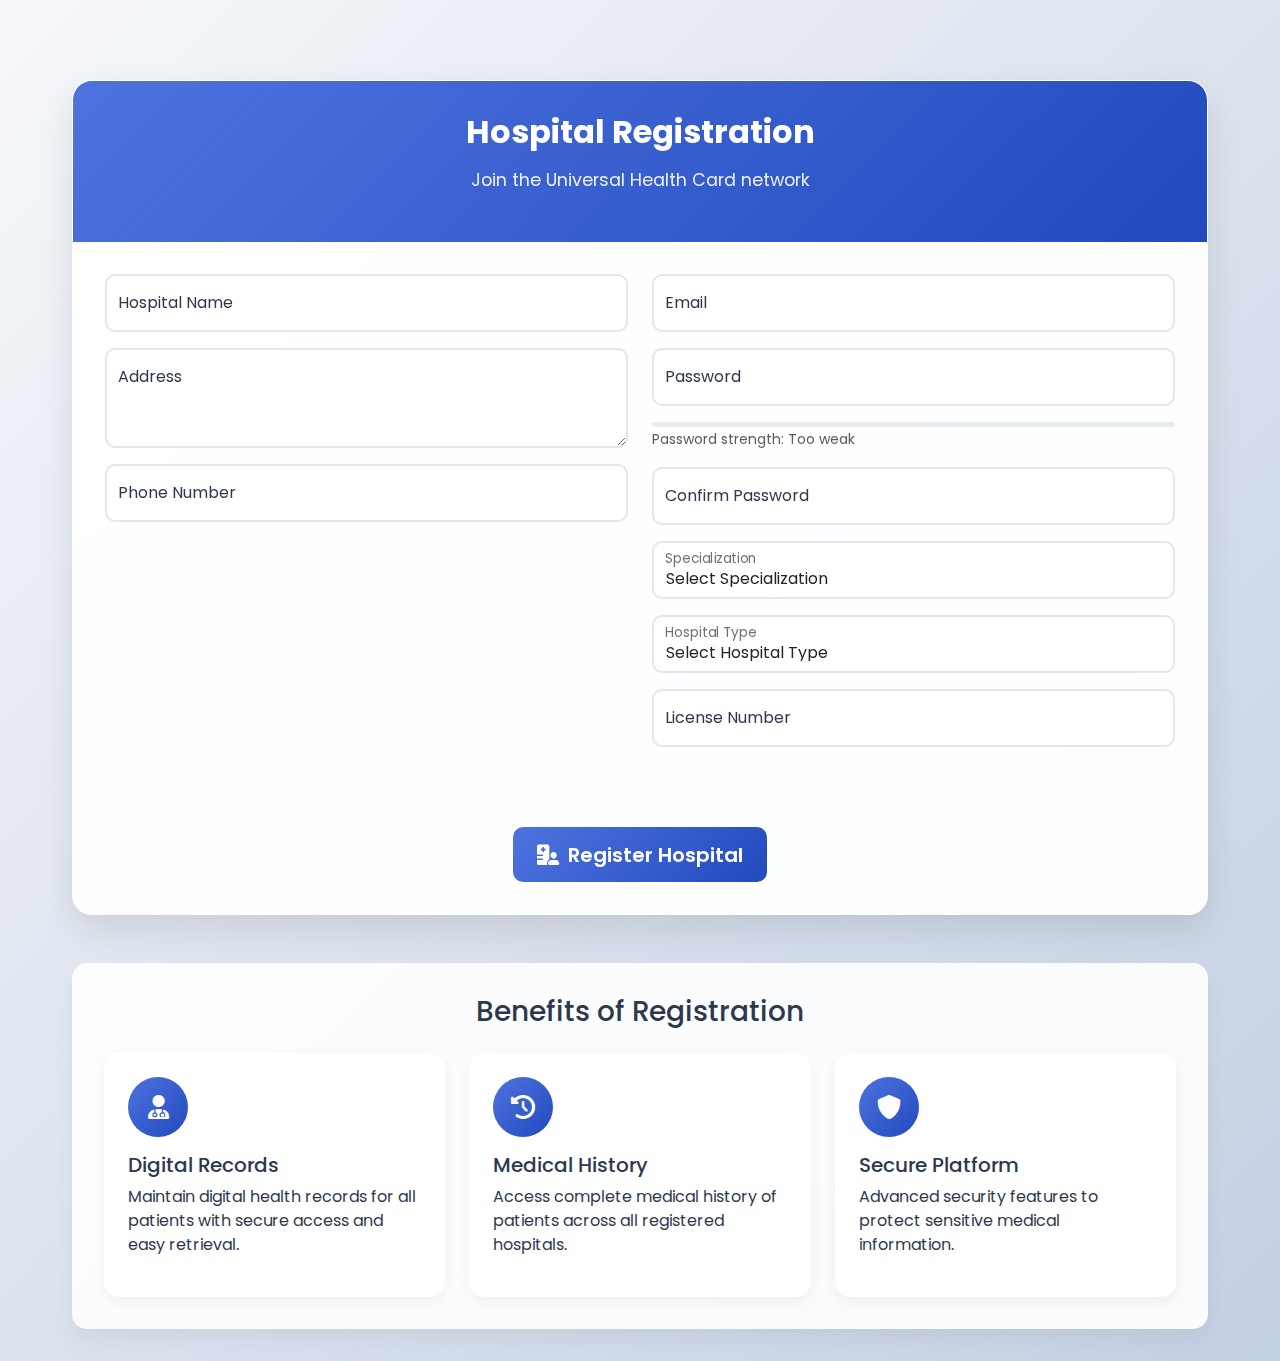
<file: templates/hospital_register.html>
<!DOCTYPE html>
<html lang="en">
<head>
    <meta charset="UTF-8">
    <meta name="viewport" content="width=device-width, initial-scale=1.0">
    <title>Hospital Registration - Universal Health Card</title>
    <link rel="stylesheet" href="https://cdn.jsdelivr.net/npm/bootstrap@5.3.0/dist/css/bootstrap.min.css">
    <link rel="stylesheet" href="https://cdnjs.cloudflare.com/ajax/libs/font-awesome/6.0.0/css/all.min.css">
    <link href="https://fonts.googleapis.com/css2?family=Poppins:wght@300;400;500;600;700&display=swap" rel="stylesheet">
    <style>
        :root {
            --primary-color: #4e73df;
            --secondary-color: #224abe;
            --accent-color: #1cc88a;
            --background-color: #f8f9fc;
            --text-color: #2e384d;
        }

        body {
            background: linear-gradient(135deg, #f5f7fa 0%, #c3cfe2 100%);
            font-family: 'Poppins', sans-serif;
            color: var(--text-color);
            min-height: 100vh;
        }

        .container {
            max-width: 1200px;
            padding: 2rem;
        }

        .registration-card {
            background: rgba(255, 255, 255, 0.95);
            border-radius: 20px;
            box-shadow: 0 15px 35px rgba(0, 0, 0, 0.1);
            backdrop-filter: blur(10px);
            border: 1px solid rgba(255, 255, 255, 0.2);
            overflow: hidden;
            transition: transform 0.3s ease;
        }

        .card-header {
            background: linear-gradient(135deg, var(--primary-color), var(--secondary-color));
            color: white;
            padding: 2rem;
            text-align: center;
            position: relative;
            overflow: hidden;
        }

        .card-header::before {
            content: '';
            position: absolute;
            width: 200%;
            height: 200%;
            background: linear-gradient(45deg, transparent 45%, rgba(255, 255, 255, 0.1) 50%, transparent 55%);
            animation: shine 3s infinite;
        }

        @keyframes shine {
            0% { transform: translateX(-100%) translateY(-100%); }
            100% { transform: translateX(100%) translateY(100%); }
        }

        .header-title {
            font-size: 2rem;
            font-weight: 700;
            margin-bottom: 1rem;
            position: relative;
            z-index: 1;
        }

        .header-subtitle {
            font-size: 1.1rem;
            opacity: 0.9;
            position: relative;
            z-index: 1;
        }

        .form-section {
            padding: 2rem;
        }

        .form-floating {
            margin-bottom: 1.5rem;
        }

        .form-control {
            border-radius: 10px;
            border: 2px solid #e3e6f0;
            padding: 1rem;
            transition: all 0.3s ease;
        }

        .form-control:focus {
            border-color: var(--primary-color);
            box-shadow: 0 0 0 0.2rem rgba(78, 115, 223, 0.25);
        }

        .btn {
            padding: 0.8rem 1.5rem;
            border-radius: 10px;
            font-weight: 600;
            transition: all 0.3s ease;
        }

        .btn-primary {
            background: linear-gradient(135deg, var(--primary-color), var(--secondary-color));
            border: none;
        }

        .features-section {
            margin-top: 3rem;
            padding: 2rem;
            background: rgba(255, 255, 255, 0.9);
            border-radius: 15px;
            box-shadow: 0 10px 20px rgba(0, 0, 0, 0.05);
        }

        .feature-card {
            padding: 1.5rem;
            border-radius: 15px;
            background: white;
            box-shadow: 0 5px 15px rgba(0, 0, 0, 0.05);
            transition: all 0.3s ease;
            height: 100%;
            cursor: pointer;
        }

        .feature-card:hover {
            transform: translateY(-5px);
            box-shadow: 0 10px 25px rgba(0, 0, 0, 0.1);
        }

        .feature-icon {
            width: 60px;
            height: 60px;
            background: linear-gradient(135deg, var(--primary-color), var(--secondary-color));
            border-radius: 50%;
            display: flex;
            align-items: center;
            justify-content: center;
            color: white;
            font-size: 1.5rem;
            margin-bottom: 1rem;
        }

        .loading-overlay {
            position: fixed;
            top: 0;
            left: 0;
            right: 0;
            bottom: 0;
            background: rgba(255, 255, 255, 0.9);
            display: none;
            justify-content: center;
            align-items: center;
            z-index: 9999;
        }

        .loading-spinner {
            width: 50px;
            height: 50px;
            border: 5px solid #f3f3f3;
            border-top: 5px solid var(--primary-color);
            border-radius: 50%;
            animation: spin 1s linear infinite;
        }

        @keyframes spin {
            0% { transform: rotate(0deg); }
            100% { transform: rotate(360deg); }
        }

        .step-number {
            width: 30px;
            height: 30px;
            background: var(--primary-color);
            color: white;
            border-radius: 50%;
            display: flex;
            align-items: center;
            justify-content: center;
            margin: 0 auto 1rem;
            font-weight: 600;
        }

        .password-strength {
            height: 5px;
            background-color: #e9ecef;
            border-radius: 3px;
            margin-top: 5px;
        }

        .strength-bar {
            height: 100%;
            width: 0;
            border-radius: 3px;
            transition: width 0.3s ease, background-color 0.3s ease;
        }

        .strength-weak { background-color: #dc3545; width: 25%; }
        .strength-fair { background-color: #ffc107; width: 50%; }
        .strength-good { background-color: #28a745; width: 75%; }
        .strength-strong { background-color: #198754; width: 100%; }
    </style>
    <script>
        function checkPasswordStrength() {
            const password = document.getElementById('password').value;
            const strengthBar = document.querySelector('.strength-bar');
            const strengthText = document.getElementById('password-strength-text');
            
            // Remove previous strength classes
            strengthBar.className = 'strength-bar';
            
            if (password.length === 0) {
                strengthText.textContent = 'Password strength: Too weak';
                return;
            }
            
            let strength = 0;
            
            // Check password length
            if (password.length >= 8) strength += 1;
            if (password.length >= 12) strength += 1;
            
            // Check for mixed case
            if (password.match(/[a-z]/) && password.match(/[A-Z]/)) strength += 1;
            
            // Check for numbers
            if (password.match(/\d/)) strength += 1;
            
            // Check for special characters
            if (password.match(/[^a-zA-Z\d]/)) strength += 1;
            
            switch (strength) {
                case 0:
                    strengthBar.classList.add('strength-weak');
                    strengthText.textContent = 'Password strength: Too weak';
                    break;
                case 2:
                    strengthBar.classList.add('strength-fair');
                    strengthText.textContent = 'Password strength: Fair';
                    break;
                case 3:
                    strengthBar.classList.add('strength-good');
                    strengthText.textContent = 'Password strength: Good';
                    break;
                case 4:
                case 5:
                    strengthBar.classList.add('strength-strong');
                    strengthText.textContent = 'Password strength: Strong';
                    break;
                default:
                    strengthBar.classList.add('strength-weak');
                    strengthText.textContent = 'Password strength: Weak';
            }
        }

        function checkPasswordMatch() {
            const password = document.getElementById('password').value;
            const confirmPassword = document.getElementById('confirm_password').value;
            const matchText = document.getElementById('password-match');
            
            if (confirmPassword.length > 0) {
                matchText.style.display = 'block';
                if (password === confirmPassword) {
                    matchText.textContent = 'Passwords match';
                    matchText.className = 'text-success';
                } else {
                    matchText.textContent = 'Passwords do not match';
                    matchText.className = 'text-danger';
                }
            } else {
                matchText.style.display = 'none';
            }
        }

        // Add form validation for password match
        document.getElementById('hospital-form').addEventListener('submit', function(e) {
            const password = document.getElementById('password').value;
            const confirmPassword = document.getElementById('confirm_password').value;
            
            if (password !== confirmPassword) {
                e.preventDefault();
                alert('Passwords do not match!');
            }
        });
    </script>
</head>
<body>
    <div class="loading-overlay">
        <div class="loading-spinner"></div>
    </div>

    <div class="container mt-5">
        <div class="registration-card">
            <div class="card-header">
                <h1 class="header-title">Hospital Registration</h1>
                <p class="header-subtitle">Join the Universal Health Card network</p>
            </div>

            <form action="{{ url_for('register_hospital') }}" method="POST" id="hospital-form">
                <div class="form-section">
                    <div class="row">
                        <div class="col-md-6">
                            <div class="form-floating mb-3">
                                <input type="text" class="form-control" id="name" name="name" placeholder="Hospital Name" required>
                                <label for="name">Hospital Name</label>
                            </div>
                            <div class="form-floating mb-3">
                                <textarea class="form-control" id="address" name="address" placeholder="Address" style="height: 100px" required></textarea>
                                <label for="address">Address</label>
                            </div>
                            <div class="form-floating mb-3">
                                <input type="tel" class="form-control" id="phone" name="phone" placeholder="Phone Number" required>
                                <label for="phone">Phone Number</label>
                            </div>
                        </div>
                        <div class="col-md-6">
                            <div class="form-floating mb-3">
                                <input type="email" class="form-control" id="email" name="email" placeholder="Email" required>
                                <label for="email">Email</label>
                            </div>
                            <div class="form-floating mb-3">
                                <input type="password" class="form-control" id="password" name="password" placeholder="Password" required onkeyup="checkPasswordStrength()">
                                <label for="password">Password</label>
                            </div>
                            <div class="mb-3">
                                <div class="password-strength" id="password-strength">
                                    <div class="strength-bar"></div>
                                </div>
                                <small class="text-muted" id="password-strength-text">Password strength: Too weak</small>
                            </div>
                            <div class="form-floating mb-3">
                                <input type="password" class="form-control" id="confirm_password" name="confirm_password" placeholder="Confirm Password" required onkeyup="checkPasswordMatch()">
                                <label for="confirm_password">Confirm Password</label>
                            </div>
                            <div class="mb-3">
                                <small class="text-danger" id="password-match" style="display: none;">Passwords do not match</small>
                            </div>
                            <div class="form-floating mb-3">
                                <select class="form-control" id="specialization" name="specialization" required>
                                    <option value="" disabled selected>Select Specialization</option>
                                    <option value="General Medicine">General Medicine</option>
                                    <option value="Cardiology">Cardiology</option>
                                    <option value="Orthopedics">Orthopedics</option>
                                    <option value="Pediatrics">Pediatrics</option>
                                    <option value="Neurology">Neurology</option>
                                    <option value="Oncology">Oncology</option>
                                    <option value="Gynecology">Gynecology</option>
                                    <option value="Dermatology">Dermatology</option>
                                    <option value="Ophthalmology">Ophthalmology</option>
                                    <option value="ENT">ENT (Ear, Nose, Throat)</option>
                                    <option value="Psychiatry">Psychiatry</option>
                                    <option value="Urology">Urology</option>
                                    <option value="Gastroenterology">Gastroenterology</option>
                                    <option value="Endocrinology">Endocrinology</option>
                                    <option value="Dental">Dental</option>
                                    <option value="Multi-Specialty">Multi-Specialty</option>
                                    <option value="Other">Other</option>
                                </select>
                                <label for="specialization">Specialization</label>
                            </div>
                            <div class="form-floating mb-3">
                                <select class="form-control" id="hospital_type" name="hospital_type" required>
                                    <option value="" disabled selected>Select Hospital Type</option>
                                    <option value="Government">Government</option>
                                    <option value="Private">Private</option>
                                    <option value="Non-Profit">Non-Profit</option>
                                    <option value="Community">Community</option>
                                    <option value="Teaching">Teaching</option>
                                    <option value="Specialty">Specialty</option>
                                    <option value="Clinic">Clinic</option>
                                    <option value="Other">Other</option>
                                </select>
                                <label for="hospital_type">Hospital Type</label>
                            </div>
                            <div class="form-floating mb-3">
                                <input type="text" class="form-control" id="license_number" name="license_number" placeholder="License Number" required>
                                <label for="license_number">License Number</label>
                            </div>
                        </div>
                    </div>
                </div>

                <div class="form-section text-center">
                    <button type="submit" class="btn btn-primary btn-lg">
                        <i class="fas fa-hospital-user me-2"></i>Register Hospital
                    </button>
                </div>
            </form>
        </div>

        <div class="features-section">
            <h3 class="text-center mb-4">Benefits of Registration</h3>
            <div class="row g-4">
                <div class="col-md-4">
                    <div class="feature-card">
                        <div class="feature-icon">
                            <i class="fas fa-user-md"></i>
                        </div>
                        <h5>Digital Records</h5>
                        <p>Maintain digital health records for all patients with secure access and easy retrieval.</p>
                    </div>
                </div>
                <div class="col-md-4">
                    <div class="feature-card">
                        <div class="feature-icon">
                            <i class="fas fa-history"></i>
                        </div>
                        <h5>Medical History</h5>
                        <p>Access complete medical history of patients across all registered hospitals.</p>
                    </div>
                </div>
                <div class="col-md-4">
                    <div class="feature-card">
                        <div class="feature-icon">
                            <i class="fas fa-shield-alt"></i>
                        </div>
                        <h5>Secure Platform</h5>
                        <p>Advanced security features to protect sensitive medical information.</p>
                    </div>
                </div>
            </div>
        </div>
    </div>

    <script>
        const hospitalForm = document.getElementById('hospital-form');
        const loadingOverlay = document.querySelector('.loading-overlay');

        hospitalForm.addEventListener('submit', () => {
            loadingOverlay.style.display = 'flex';
        });

        // Add smooth animations to feature cards
        const featureCards = document.querySelectorAll('.feature-card');
        featureCards.forEach(card => {
            card.addEventListener('mouseover', () => {
                card.style.transform = 'translateY(-10px)';
            });
            card.addEventListener('mouseout', () => {
                card.style.transform = 'translateY(0)';
            });
        });
    </script>
</body>
</html>
</file>
